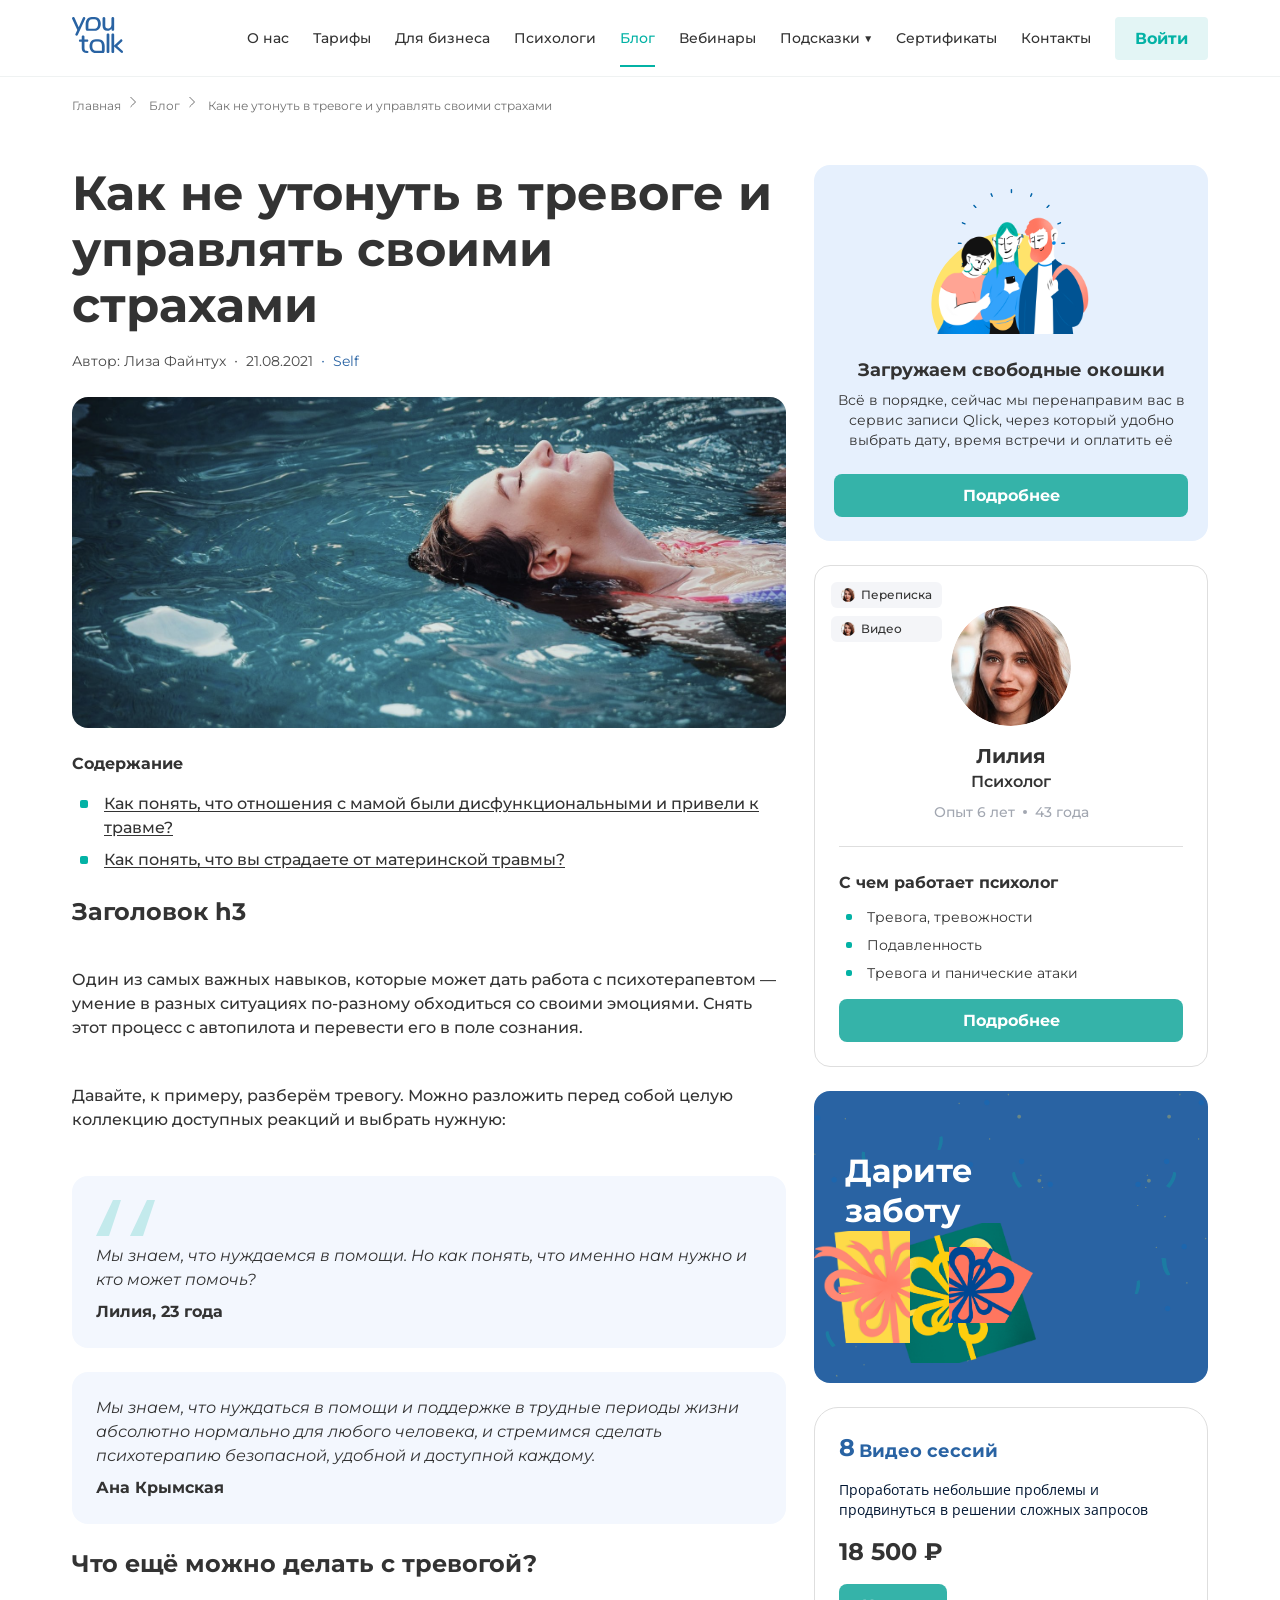
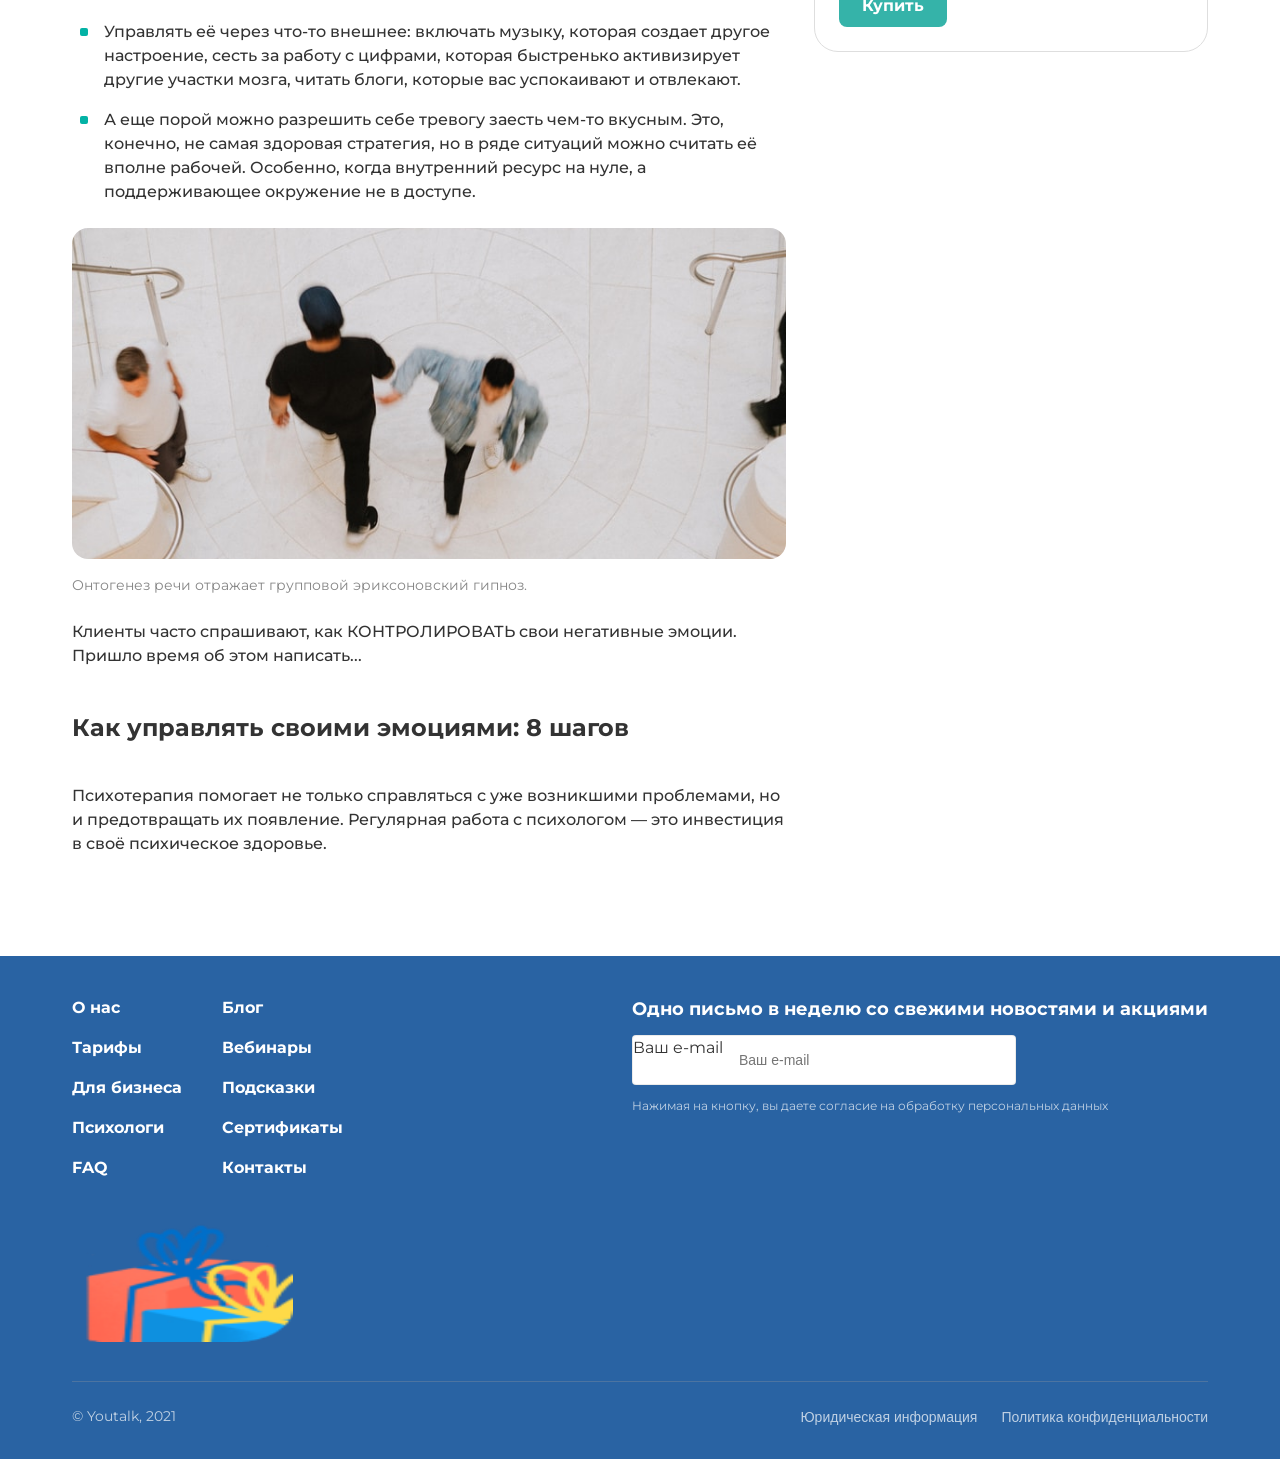
<file: article.html>
<!DOCTYPE html>
<html lang="ru">
<head>
    <meta charset="UTF-8">
    <meta name="viewport" content="width=device-width, initial-scale=1.0">
    <meta name="description" content="Как не утонуть в тревоге и управлять своими страхами">
    <title>Как не утонуть в тревоге — Youtalk Блог</title>
    <link rel="stylesheet" href="css/style.css">
    <link href="https://fonts.googleapis.com/css2?family=Montserrat:wght@400;500;600;700&family=Open+Sans:wght@400&display=swap" rel="stylesheet">
</head>
<body>

<!-- ==================== HEADER ==================== -->
<header class="site-header">
    <div class="site-header__inner">
        <a href="index.html" class="site-header__logo" aria-label="Youtalk - главная страница">
            <img class="site-header__logo-img" alt="YouTalk" src="figmaAssets/frame-3.svg" width="51" height="36">
        </a>

        <button class="site-header__mobile-menu-btn" id="burgerBtn" aria-label="Открыть меню">
            <span class="site-header__mobile-menu-icon">
                <span class="site-header__mobile-menu-line"></span>
                <span class="site-header__mobile-menu-line"></span>
                <span class="site-header__mobile-menu-line"></span>
            </span>
        </button>

        <nav class="site-header__nav" id="navMenu">
            <ul class="site-header__nav-list">
                <li><a href="#" class="site-header__nav-link">О нас</a></li>
                <li><a href="#" class="site-header__nav-link">Тарифы</a></li>
                <li><a href="#" class="site-header__nav-link">Для бизнеса</a></li>
                <li><a href="#" class="site-header__nav-link">Психологи</a></li>
                <li><a href="index.html" class="site-header__nav-link site-header__nav-link--active">Блог</a></li>
                <li><a href="#" class="site-header__nav-link">Вебинары</a></li>
                <li><a href="#" class="site-header__nav-link">Подсказки <span>▼</span></a></li>
                <li><a href="#" class="site-header__nav-link">Сертификаты</a></li>
                <li><a href="#" class="site-header__nav-link">Контакты</a></li>
            </ul>
            <button class="site-header__cta">Войти</button>
        </nav>
    </div>
</header>

<main>
    <div class="page__container">
        <!-- Breadcrumbs -->
        <nav class="breadcrumb" aria-label="Хлебные крошки">
            <ul class="breadcrumb__list">
                <li class="breadcrumb__item">
                    <a href="index.html" class="breadcrumb__link">Главная</a>
                    <span class="breadcrumb__separator" aria-hidden="true">
                        <img class="breadcrumb__separator-icon" alt="" src="figmaAssets/arrow.svg" width="16" height="16">
                    </span>
                </li>
                <li class="breadcrumb__item">
                    <a href="index.html" class="breadcrumb__link">Блог</a>
                    <span class="breadcrumb__separator" aria-hidden="true">
                        <img class="breadcrumb__separator-icon" alt="" src="figmaAssets/arrow.svg" width="16" height="16">
                    </span>
                </li>
                <li class="breadcrumb__item">
                    <span class="breadcrumb__current" aria-current="page">Как не утонуть в тревоге и управлять своими страхами</span>
                </li>
            </ul>
        </nav>

        <!-- Two-column layout -->
        <div class="page__content">
            <!-- Main article column -->
            <article class="article">
                <header class="article__header">
                    <h1 class="article__title">Как не утонуть в тревоге и управлять своими страхами</h1>
                    <div class="article__meta">
                        <span class="article__meta-item">Автор: Лиза Файнтух</span>
                        <span class="article__meta-dot" aria-hidden="true">·</span>
                        <time class="article__meta-item" datetime="2021-08-21">21.08.2021</time>
                        <span class="article__meta-dot article__meta-dot--blue" aria-hidden="true">·</span>
                        <a href="#" class="article__meta-tag">Self</a>
                    </div>
                </header>

                <!-- Cover image -->
                <img class="article__cover" alt="Девушка лежит на воде — иллюстрация к статье о тревоге" src="figmaAssets/image-4.png" width="714" height="331">

                <!-- Table of Contents -->
                <div class="toc">
                    <h2 class="toc__title">Содержание</h2>
                    <ul class="toc__list">
                        <li class="toc__item">
                            <button class="toc__link">
                                <span class="toc__dot-wrapper"><span class="toc__dot"></span></span>
                                <span class="toc__link-text">Как понять, что отношения с мамой были дисфункциональными и привели к травме?</span>
                            </button>
                        </li>
                        <li class="toc__item">
                            <button class="toc__link">
                                <span class="toc__dot-wrapper"><span class="toc__dot"></span></span>
                                <span class="toc__link-text">Как понять, что вы страдаете от материнской травмы?</span>
                            </button>
                        </li>
                    </ul>
                </div>

                <!-- Article content -->
                <div class="article-body">
                    <h3 class="article-body__subsection-title">Заголовок h3</h3>
                    <p class="article-body__text">Один из самых важных навыков, которые может дать работа с психотерапевтом — умение в разных ситуациях по-разному обходиться со своими эмоциями. Снять этот процесс с автопилота и перевести его в поле сознания.</p>
                    <p class="article-body__text">Давайте, к примеру, разберём тревогу. Можно разложить перед собой целую коллекцию доступных реакций и выбрать нужную:</p>
                </div>

                <!-- Quote card -->
                <div class="quote-card">
                    <div class="quote-card__blockquote">
                        <svg class="quote-card__mark" width="59" height="36" viewBox="0 0 59 36" fill="none">
                            <path d="M0 36L17 0H25L13 36H0ZM34 36L51 0H59L47 36H34Z" fill="#03b2a5" opacity="0.2"/>
                        </svg>
                        <p class="quote-card__text">Мы знаем, что нуждаемся в помощи. Но как понять, что именно нам нужно и кто может помочь?</p>
                        <div class="quote-card__footer">
                            <span class="quote-card__author">Лилия, 23 года</span>
                        </div>
                    </div>
                </div>

                <!-- Second quote -->
                <div class="quote-card quote-card--blue">
                    <div class="quote-card__blockquote">
                        <p class="quote-card__text">Мы знаем, что нуждаться в помощи и поддержке в трудные периоды жизни абсолютно нормально для любого человека, и стремимся сделать психотерапию безопасной, удобной и доступной каждому.</p>
                        <div class="quote-card__footer">
                            <span class="quote-card__author">Ана Крымская</span>
                        </div>
                    </div>
                </div>

                <!-- What else can help -->
                <div class="article-body">
                    <h3 class="article-body__subsection-title">Что ещё можно делать с тревогой?</h3>
                    <ul class="article-body__bullet-list">
                        <li class="article-body__bullet-item">
                            <span class="article-body__bullet-dot-wrapper"><span class="article-body__bullet-dot"></span></span>
                            <span class="article-body__bullet-text">Управлять её через что-то внешнее: включать музыку, которая создает другое настроение, сесть за работу с цифрами, которая быстренько активизирует другие участки мозга, читать блоги, которые вас успокаивают и отвлекают.</span>
                        </li>
                        <li class="article-body__bullet-item">
                            <span class="article-body__bullet-dot-wrapper"><span class="article-body__bullet-dot"></span></span>
                            <span class="article-body__bullet-text">А еще порой можно разрешить себе тревогу заесть чем-то вкусным. Это, конечно, не самая здоровая стратегия, но в ряде ситуаций можно считать её вполне рабочей. Особенно, когда внутренний ресурс на нуле, а поддерживающее окружение не в доступе.</span>
                        </li>
                    </ul>
                </div>

                <!-- Figure with image -->
                <figure class="article__figure">
                    <img class="article__figure-img" alt="Природа — иллюстрация к статье" src="figmaAssets/rectangle-4.png" width="714" height="331">
                    <figcaption class="article__figure-caption">Онтогенез речи отражает групповой эриксоновский гипноз.</figcaption>
                </figure>

                <!-- Continue article body -->
                <div class="article-body">
                    <p class="article-body__text">Клиенты часто спрашивают, как КОНТРОЛИРОВАТЬ свои негативные эмоции. Пришло время об этом написать...</p>
                    
                    <h3 class="article-body__subsection-title">Как управлять своими эмоциями: 8 шагов</h3>
                    <p class="article-body__text">Психотерапия помогает не только справляться с уже возникшими проблемами, но и предотвращать их появление. Регулярная работа с психологом — это инвестиция в своё психическое здоровье.</p>
                </div>
            </article>

            <!-- Sidebar (right column) -->
            <aside class="sidebar" aria-label="Дополнительная информация">
                <!-- Promo card -->
                <section class="promo-card" aria-labelledby="promo-card-title">
                    <img class="promo-card__image" alt="" src="figmaAssets/frame-2.svg" aria-hidden="true" width="181" height="145">
                    <div class="promo-card__content">
                        <h2 id="promo-card-title" class="promo-card__title">Загружаем свободные окошки</h2>
                        <p class="promo-card__text">Всё в порядке, сейчас мы перенаправим вас в сервис записи Qlick, через который удобно выбрать дату, время встречи и оплатить её</p>
                    </div>
                    <button type="button" class="promo-card__btn" data-testid="button-promo-details">Подробнее</button>
                </section>

                <!-- Psychologist card -->
                <section class="psychologist-card" aria-labelledby="psychologist-name">
                    <div class="psychologist-card__badges" aria-label="Форматы сессий">
                        <span class="psychologist-card__badge">
                            <img class="psychologist-card__badge-icon" alt="" src="figmaAssets/frame-1.svg" aria-hidden="true" width="14" height="14">
                            Переписка
                        </span>
                        <span class="psychologist-card__badge">
                            <img class="psychologist-card__badge-icon" alt="" src="figmaAssets/frame-1.svg" aria-hidden="true" width="14" height="14">
                            Видео
                        </span>
                    </div>
                    <div class="psychologist-card__body">
                        <img class="psychologist-card__photo" alt="Фотография психолога Лилии" src="figmaAssets/frame-1.svg" width="120" height="120">
                        <div class="psychologist-card__info">
                            <div class="psychologist-card__identity">
                                <div class="psychologist-card__name-group">
                                    <h2 id="psychologist-name" class="psychologist-card__name">Лилия</h2>
                                    <p class="psychologist-card__role">Психолог</p>
                                </div>
                                <div class="psychologist-card__meta">
                                    <span class="psychologist-card__meta-item">Опыт 6 лет</span>
                                    <span class="psychologist-card__meta-sep" aria-hidden="true"></span>
                                    <span class="psychologist-card__meta-item">43 года</span>
                                </div>
                            </div>

                            <hr class="psychologist-card__divider" aria-hidden="true">

                            <div>
                                <h3 class="psychologist-card__topics-title">С чем работает психолог</h3>
                                <ul class="psychologist-card__topics" role="list" aria-label="Направления работы психолога">
                                    <li class="psychologist-card__topic">
                                        <span class="psychologist-card__topic-dot-wrapper" aria-hidden="true"><span class="psychologist-card__topic-dot"></span></span>
                                        <p class="psychologist-card__topic-text">Тревога, тревожности</p>
                                    </li>
                                    <li class="psychologist-card__topic">
                                        <span class="psychologist-card__topic-dot-wrapper" aria-hidden="true"><span class="psychologist-card__topic-dot"></span></span>
                                        <p class="psychologist-card__topic-text">Подавленность</p>
                                    </li>
                                    <li class="psychologist-card__topic">
                                        <span class="psychologist-card__topic-dot-wrapper" aria-hidden="true"><span class="psychologist-card__topic-dot"></span></span>
                                        <p class="psychologist-card__topic-text">Тревога и панические атаки</p>
                                    </li>
                                </ul>
                            </div>

                            <button type="button" class="psychologist-card__btn" data-testid="button-psychologist-details">Подробнее</button>
                        </div>
                    </div>
                </section>

                <!-- Gift banner -->
                <section class="gift-banner" aria-label="Подарить заботу">
                    <img class="gift-banner__bg" alt="" src="figmaAssets/image.png" aria-hidden="true">
                    <h2 class="gift-banner__title">Дарите заботу</h2>
                    <div class="gift-banner__images" aria-hidden="true">
                        <img class="gift-banner__img gift-banner__img--1" alt="" src="figmaAssets/image-1.png" width="158" height="140">
                        <img class="gift-banner__img gift-banner__img--2" alt="" src="figmaAssets/image-2.png" width="87" height="76">
                        <img class="gift-banner__img gift-banner__img--3" alt="" src="figmaAssets/image-3.png" width="96" height="112">
                    </div>
                </section>

                <!-- Package card -->
                <section class="package-card" aria-labelledby="package-title">
                    <div class="package-card__header">
                        <span class="package-card__count">8</span>
                        <span class="package-card__label">Видео сессий</span>
                    </div>
                    <p class="package-card__description">Проработать небольшие проблемы и продвинуться в решении сложных запросов</p>
                    <span class="package-card__price">18 500 ₽</span>
                    <button type="button" class="package-card__btn" data-testid="button-package-buy" aria-label="Купить пакет из 8 видео сессий за 18 500 рублей">Купить</button>
                </section>
            </aside>
        </div>
    </div>
</main>

<!-- ==================== FOOTER ==================== -->
<footer class="site-footer">
    <div class="site-footer__inner">
        <div class="site-footer__top">
            <div class="site-footer__nav">
                <div class="site-footer__nav-columns">
                    <ul class="site-footer__nav-list">
                        <li><button class="site-footer__nav-btn">О нас</button></li>
                        <li><button class="site-footer__nav-btn">Тарифы</button></li>
                        <li><button class="site-footer__nav-btn">Для бизнеса</button></li>
                        <li><button class="site-footer__nav-btn">Психологи</button></li>
                        <li><button class="site-footer__nav-btn">FAQ</button></li>
                    </ul>
                    <ul class="site-footer__nav-list">
                        <li><button class="site-footer__nav-btn">Блог</button></li>
                        <li><button class="site-footer__nav-btn">Вебинары</button></li>
                        <li><button class="site-footer__nav-btn">Подсказки</button></li>
                        <li><button class="site-footer__nav-btn">Сертификаты</button></li>
                        <li><button class="site-footer__nav-btn">Контакты</button></li>
                    </ul>
                </div>
            </div>

            <div class="site-footer__newsletter">
                <h3 class="site-footer__newsletter-title">Одно письмо в неделю со свежими новостями и акциями</h3>
                <form class="site-footer__newsletter-form" id="subscribeForm">
                    <label class="site-footer__newsletter-label" for="emailInput">Ваш e-mail</label>
                    <input type="email" id="emailInput" class="site-footer__newsletter-input" placeholder="Ваш e-mail" required>
                    <button type="submit" class="site-footer__newsletter-submit" aria-label="Подписаться">
                        <svg width="24" height="24" viewBox="0 0 24 24" fill="none">
                            <path d="M5 12h14M12 5l7 7-7 7" stroke="#fff" stroke-width="2" stroke-linecap="round"/>
                        </svg>
                    </button>
                </form>
                <p class="site-footer__newsletter-privacy">Нажимая на кнопку, вы даете согласие на обработку персональных данных</p>
            </div>

            <div class="site-footer__branding">
                <img class="site-footer__branding-img" src="figmaAssets/mask-group.png" alt="Youtalk" width="221" height="122">
            </div>
        </div>

        <div class="site-footer__divider"></div>

        <div class="site-footer__bottom">
            <div class="site-footer__copyright">© Youtalk, 2021</div>
            <div class="site-footer__legal">
                <button class="site-footer__legal-btn">Юридическая информация</button>
                <button class="site-footer__legal-btn">Политика конфиденциальности</button>
            </div>
        </div>
    </div>
</footer>

<script src="js/main.js"></script>
</body>
</html>
</file>
<file: css/style.css>
@import url("https://fonts.googleapis.com/css2?family=Montserrat:ital,wght@0,400;0,500;0,600;0,700;1,400&family=Open+Sans:wght@400&display=swap");

:root {
  --bg-white: #ffffff;
  --blueb-80: #f3f7fe;
  --blueb-95: #e6f0fd;
  --main-03b2a5: #03b2a5;
  --main-2963a3: #2963a3;
  --main-button: #03b2a5;
  --neutralsn-66: #a2a7b1;
  --primary-400: #35b3a9;
  --text-primary: #333333;
  --text-secondary: #9d9d9d;
  --text-grey: #9d9d9d;
  --primeryb-10: #011632;
}

* {
  margin: 0;
  padding: 0;
  box-sizing: border-box;
}

body {
  font-family: 'Montserrat', Helvetica, sans-serif;
  background-color: var(--bg-white);
  color: var(--text-primary);
  line-height: 1.5;
}

.page__container {
  max-width: 1200px;
  margin: 0 auto;
  padding: 0 32px;
}

.site-header {
  width: 100%;
  background-color: var(--bg-white);
  border-bottom: 1px solid #eff2f2;
  position: sticky;
  top: 0;
  z-index: 100;
}

.site-header__inner {
  display: flex;
  align-items: center;
  justify-content: space-between;
  gap: 24px;
  min-height: 76px;
  padding: 0 32px;
  max-width: 1200px;
  margin: 0 auto;
}

.site-header__logo {
  flex-shrink: 0;
  text-decoration: none;
  cursor: pointer;
}

.site-header__logo-img {
  height: 36px;
  width: 51px;
}

.site-header__nav {
  flex: 1;
  display: flex;
  align-items: center;
  justify-content: flex-end;
  gap: 24px;
}

.site-header__nav-list {
  display: flex;
  align-items: center;
  gap: 24px;
  list-style: none;
  margin: 0;
}

.site-header__nav-link {
  font-family: 'Montserrat', sans-serif;
  font-size: 14px;
  font-weight: 500;
  color: var(--text-primary);
  text-decoration: none;
  transition: color 0.2s ease;
  cursor: pointer;
}

.site-header__nav-link:hover {
  color: var(--main-03b2a5);
}

.site-header__nav-link--active {
  color: var(--main-03b2a5);
  position: relative;
}

.site-header__nav-link--active::after {
  content: '';
  position: absolute;
  bottom: -20px;
  left: 0;
  width: 100%;
  height: 2px;
  background-color: var(--main-03b2a5);
}

.site-header__cta {
  background-color: #e3f5f5;
  color: var(--main-03b2a5);
  font-family: 'Montserrat', sans-serif;
  font-size: 16px;
  font-weight: 700;
  border: none;
  border-radius: 4px;
  padding: 12px 20px;
  cursor: pointer;
  transition: background-color 0.2s ease;
}

.site-header__cta:hover {
  background-color: #d7f0f0;
}

.site-header__mobile-menu-btn {
  display: none;
  background: none;
  border: none;
  cursor: pointer;
  padding: 8px;
}

.site-header__mobile-menu-icon {
  width: 24px;
  height: 24px;
  display: flex;
  flex-direction: column;
  justify-content: space-between;
}

.site-header__mobile-menu-line {
  height: 2px;
  width: 100%;
  background-color: var(--text-primary);
  border-radius: 1px;
}

.breadcrumb__list {
  display: flex;
  flex-wrap: wrap;
  align-items: center;
  list-style: none;
  padding: 16px 0;
  gap: 8px;
}

.breadcrumb__link {
  font-size: 12px;
  color: rgba(51, 51, 51, 0.7);
  text-decoration: none;
}

.breadcrumb__link:hover {
  color: var(--main-03b2a5);
}

.breadcrumb__current {
  font-size: 12px;
  color: rgba(51, 51, 51, 0.7);
}

.page-title {
  font-size: 48px;
  font-weight: 700;
  line-height: 56px;
  color: var(--text-primary);
  margin-bottom: 32px;
}

.tags__list {
  display: flex;
  flex-wrap: wrap;
  gap: 12px;
  margin-bottom: 48px;
}

.tags__btn {
  background-color: #f5f5f5;
  padding: 8px 20px;
  border-radius: 30px;
  font-size: 14px;
  font-weight: 500;
  color: var(--text-primary);
  border: 1px solid transparent;
  cursor: pointer;
  transition: all 0.2s ease;
}

.tags__btn:hover {
  background-color: #e8f0ee;
  border-color: var(--main-03b2a5);
}

.tags__btn--active {
  background-color: var(--main-03b2a5);
  color: white;
}

.articles__grid {
  display: grid;
  grid-template-columns: repeat(3, 1fr);
  gap: 32px;
  margin-bottom: 60px;
}

.card {
  background: white;
  border-radius: 16px;
  overflow: hidden;
  transition: transform 0.2s ease, box-shadow 0.2s ease;
  border: 1px solid #e5e5e5;
}

.card:hover {
  transform: translateY(-4px);
  box-shadow: 0 12px 24px rgba(0, 0, 0, 0.1);
  cursor: pointer;
}

.card__link {
  text-decoration: none;
  color: inherit;
  display: block;
}

.card__image-wrapper {
  overflow: hidden;
}

.card__image {
  width: 100%;
  height: 240px;
  object-fit: cover;
  transition: transform 0.3s ease;
}

.card:hover .card__image {
  transform: scale(1.05);
}

.card__content {
  padding: 20px;
}

.card__tag {
  display: inline-block;
  background-color: #f5f5f5;
  padding: 4px 12px;
  border-radius: 20px;
  font-size: 12px;
  font-weight: 600;
  color: var(--main-03b2a5);
  margin-bottom: 12px;
}

.card__title {
  font-size: 18px;
  font-weight: 700;
  margin-bottom: 12px;
  line-height: 1.3;
}

.card__author {
  font-size: 14px;
  color: #6c6e73;
  margin-bottom: 12px;
}

.card__description {
  font-size: 14px;
  color: #6c6e73;
  line-height: 1.5;
  margin-bottom: 16px;
  display: -webkit-box;
  -webkit-line-clamp: 3;
  -webkit-box-orient: vertical;
  overflow: hidden;
}

.card__date {
  font-size: 12px;
  color: #9a9ba0;
}

.load-more {
  text-align: center;
  margin-bottom: 60px;
}

.btn-load-more {
  background-color: var(--primary-400);
  color: #fff;
  font-family: 'Montserrat', sans-serif;
  font-size: 16px;
  font-weight: 700;
  border: none;
  border-radius: 8px;
  padding: 12px 40px;
  cursor: pointer;
  transition: background-color 0.2s ease;
}

.btn-load-more:hover {
  background-color: #2da89a;
}

.article__title {
  font-size: 48px;
  font-weight: 700;
  line-height: 56px;
  color: var(--text-primary);
}

.article__meta {
  display: flex;
  flex-wrap: wrap;
  align-items: center;
  gap: 8px;
  margin-top: 16px;
  margin-bottom: 24px;
}

.article__meta-item {
  font-family: 'Montserrat', sans-serif;
  font-size: 14px;
  font-weight: 400;
  line-height: 20px;
  color: #494949;
}

.article__meta-dot {
  color: #494949;
}

.article__meta-dot--blue {
  color: #2963a3;
}

.article__meta-tag {
  font-family: 'Montserrat', sans-serif;
  font-size: 14px;
  font-weight: 400;
  line-height: 20px;
  color: #2963a3;
  text-decoration: none;
  cursor: pointer;
}

.article__meta-tag:hover {
  text-decoration: underline;
}

.article__cover {
  width: 100%;
  height: 331px;
  object-fit: cover;
  display: block;
  margin-top: 24px;
  border-radius: 16px;
}

.toc {
  width: 100%;
  display: flex;
  flex-direction: column;
  gap: 16px;
  margin-top: 24px;
}

.toc__title {
  font-family: 'Montserrat', sans-serif;
  font-size: 16px;
  font-weight: 700;
  line-height: 24px;
  color: var(--text-primary);
}

.toc__list {
  list-style: none;
  display: flex;
  flex-direction: column;
  gap: 8px;
}

.toc__item {
  width: 100%;
}

.toc__link {
  display: flex;
  align-items: flex-start;
  gap: 8px;
  background: none;
  border: none;
  cursor: pointer;
  text-align: left;
  width: 100%;
}

.toc__dot-wrapper {
  display: flex;
  align-items: center;
  justify-content: center;
  width: 24px;
  height: 24px;
  flex-shrink: 0;
}

.toc__dot {
  width: 8px;
  height: 8px;
  border-radius: 2px;
  background-color: var(--main-button);
  display: inline-block;
}

.toc__link-text {
  font-family: 'Montserrat', sans-serif;
  font-size: 16px;
  font-weight: 500;
  line-height: 24px;
  color: #333333;
  text-decoration: underline;
  text-underline-offset: 2px;
  transition: color 0.2s ease;
  flex: 1;
}

.toc__link:hover .toc__link-text {
  color: var(--main-03b2a5);
}

.page__content {
  display: grid;
  grid-template-columns: 714px 1fr;
  gap: 28px;
  align-items: start;
  margin-top: 32px;
  padding-bottom: 40px;
}

.article {
  flex: 2;
  min-width: 0;
}

.article-body {
  width: 100%;
  display: flex;
  flex-direction: column;
  gap: 24px;
  margin-top: 24px;
}

.article-body__subsection-title {
  font-family: 'Montserrat', sans-serif;
  font-size: 24px;
  font-weight: 700;
  line-height: 32px;
  color: var(--text-primary);
  margin-bottom: 16px;
}

.article-body__text {
  font-family: 'Montserrat', sans-serif;
  font-size: 16px;
  font-weight: 500;
  line-height: 24px;
  color: var(--text-primary);
  margin-bottom: 20px;
}

.article-body__bullet-list {
  list-style: none;
  padding: 0;
  margin: 0;
  display: flex;
  flex-direction: column;
  gap: 16px;
}

.article-body__bullet-item {
  display: flex;
  align-items: flex-start;
  gap: 8px;
}

.article-body__bullet-dot-wrapper {
  display: flex;
  align-items: center;
  justify-content: center;
  width: 24px;
  height: 24px;
  flex-shrink: 0;
}

.article-body__bullet-dot {
  width: 8px;
  height: 8px;
  border-radius: 2px;
  background-color: var(--main-button);
}

.article-body__bullet-text {
  flex: 1;
  font-family: 'Montserrat', sans-serif;
  font-size: 16px;
  font-weight: 500;
  line-height: 24px;
  color: var(--text-primary);
}

.quote-card {
  width: 100%;
  background-color: var(--blueb-80);
  border-radius: 16px;
  padding: 24px;
  margin: 24px 0;
}

.quote-card__blockquote {
  position: relative;
  width: 100%;
}

.quote-card__mark {
  height: 36px;
  width: 59px;
  margin-bottom: 8px;
  display: block;
}

.quote-card__text {
  font-family: 'Montserrat', sans-serif;
  font-size: 16px;
  font-weight: 400;
  font-style: italic;
  line-height: 24px;
  color: var(--text-primary);
}

.quote-card__footer {
  margin-top: 8px;
}

.quote-card__author {
  font-family: 'Montserrat', sans-serif;
  font-size: 16px;
  font-weight: 700;
  font-style: normal;
  line-height: 24px;
  color: var(--text-primary);
}

.article__figure {
  display: flex;
  flex-direction: column;
  gap: 16px;
  margin: 24px 0;
}

.article__figure-img {
  width: 100%;
  height: 331px;
  object-fit: cover;
  border-radius: 16px;
}

.article__figure-caption {
  font-family: 'Montserrat', sans-serif;
  font-size: 14px;
  font-weight: 400;
  color: #868686;
}

.sidebar {
  display: flex;
  flex-direction: column;
  gap: 24px;
}

.promo-card {
  background-color: var(--blueb-95);
  border-radius: 16px;
  padding: 24px 20px;
  display: flex;
  flex-direction: column;
  align-items: center;
}

.promo-card__image {
  width: 181px;
  height: 145px;
  object-fit: cover;
  border-radius: 12px;
}

.promo-card__content {
  display: flex;
  flex-direction: column;
  align-items: center;
  gap: 8px;
  margin-top: 24px;
  text-align: center;
}

.promo-card__title {
  font-family: 'Montserrat', sans-serif;
  font-size: 18px;
  font-weight: 700;
  line-height: 24px;
  color: var(--text-primary);
}

.promo-card__text {
  font-family: 'Montserrat', sans-serif;
  font-size: 14px;
  font-weight: 400;
  line-height: 20px;
  color: var(--text-primary);
}

.promo-card__btn {
  width: 100%;
  background-color: var(--primary-400);
  color: #fff;
  font-family: 'Montserrat', sans-serif;
  font-size: 16px;
  font-weight: 700;
  border: none;
  border-radius: 8px;
  padding: 12px 16px;
  margin-top: 24px;
  cursor: pointer;
  transition: background-color 0.2s ease;
}

.promo-card__btn:hover {
  background-color: #2da89a;
}

.psychologist-card {
  border-radius: 16px;
  border: 1px solid #dedede;
  background-color: #fff;
  overflow: hidden;
  position: relative;
}

.psychologist-card__badges {
  position: absolute;
  top: 16px;
  left: 16px;
  z-index: 10;
  display: flex;
  flex-direction: column;
  gap: 8px;
}

.psychologist-card__badge {
  display: inline-flex;
  align-items: center;
  gap: 6px;
  background-color: rgba(243, 244, 248, 0.9);
  border-radius: 6px;
  padding: 4px 10px;
  font-family: 'Montserrat', sans-serif;
  font-size: 12px;
  font-weight: 500;
  color: var(--text-primary);
}

.psychologist-card__badge-icon {
  width: 14px;
  height: 14px;
}

.psychologist-card__body {
  display: flex;
  flex-direction: column;
  align-items: center;
  gap: 16px;
  padding: 40px 24px 24px;
}

.psychologist-card__photo {
  width: 120px;
  height: 120px;
  border-radius: 50%;
  object-fit: cover;
}

.psychologist-card__info {
  width: 100%;
  display: flex;
  flex-direction: column;
  gap: 16px;
}

.psychologist-card__identity {
  display: flex;
  flex-direction: column;
  align-items: center;
  gap: 8px;
}

.psychologist-card__name-group {
  text-align: center;
}

.psychologist-card__name {
  font-family: 'Montserrat', sans-serif;
  font-size: 20px;
  font-weight: 700;
  line-height: 28px;
  color: var(--text-primary);
}

.psychologist-card__role {
  font-family: 'Montserrat', sans-serif;
  font-size: 16px;
  font-weight: 600;
  line-height: 24px;
  color: var(--text-primary);
}

.psychologist-card__meta {
  display: flex;
  align-items: center;
  justify-content: center;
  gap: 8px;
}

.psychologist-card__meta-item {
  font-family: 'Montserrat', sans-serif;
  font-size: 14px;
  font-weight: 500;
  line-height: 20px;
  color: var(--neutralsn-66);
}

.psychologist-card__meta-sep {
  width: 4px;
  height: 4px;
  border-radius: 2px;
  background-color: var(--neutralsn-66);
}

.psychologist-card__divider {
  width: 100%;
  height: 1px;
  background-color: #dedede;
  border: none;
  margin: 8px 0;
}

.psychologist-card__topics-title {
  font-family: 'Montserrat', sans-serif;
  font-size: 16px;
  font-weight: 700;
  line-height: 24px;
  color: var(--text-primary);
  margin-bottom: 12px;
}

.psychologist-card__topics {
  list-style: none;
  padding: 0;
  margin: 0;
  display: flex;
  flex-direction: column;
  gap: 8px;
}

.psychologist-card__topic {
  display: flex;
  align-items: flex-start;
  gap: 8px;
}

.psychologist-card__topic-dot-wrapper {
  display: flex;
  align-items: center;
  justify-content: center;
  width: 20px;
  height: 20px;
  flex-shrink: 0;
}

.psychologist-card__topic-dot {
  width: 6px;
  height: 6px;
  border-radius: 2px;
  background-color: var(--main-button);
}

.psychologist-card__topic-text {
  font-family: 'Montserrat', sans-serif;
  font-size: 14px;
  font-weight: 400;
  line-height: 20px;
  color: var(--text-primary);
  flex: 1;
}

.psychologist-card__btn {
  width: 100%;
  background-color: var(--primary-400);
  color: #fff;
  font-family: 'Montserrat', sans-serif;
  font-size: 16px;
  font-weight: 700;
  border: none;
  border-radius: 8px;
  padding: 12px 16px;
  cursor: pointer;
  transition: background-color 0.2s ease;
}

.psychologist-card__btn:hover {
  background-color: #2da89a;
}

.gift-banner {
  position: relative;
  height: 292px;
  border-radius: 16px;
  overflow: hidden;
  background-color: #2963a3;
}

.gift-banner__bg {
  position: absolute;
  top: 0;
  left: 0;
  width: 100%;
  height: 100%;
  object-fit: cover;
  opacity: 0.3;
}

.gift-banner__title {
  position: absolute;
  top: 60px;
  left: 31px;
  width: 161px;
  font-family: 'Montserrat', sans-serif;
  font-size: 32px;
  font-weight: 700;
  line-height: 40px;
  color: #fff;
  z-index: 2;
}

.gift-banner__images {
  position: absolute;
  bottom: 0;
  left: 0;
  right: 0;
  height: 180px;
  z-index: 1;
}

.gift-banner__img {
  position: absolute;
  object-fit: cover;
}

.gift-banner__img--1 {
  left: 64px;
  bottom: 20px;
  width: 158px;
  height: 140px;
}

.gift-banner__img--2 {
  left: 135px;
  bottom: 60px;
  width: 87px;
  height: 76px;
}

.gift-banner__img--3 {
  left: 0;
  bottom: 40px;
  width: 96px;
  height: 112px;
}

.package-card {
  border-radius: 24px;
  border: 1px solid #dedede;
  background-color: #fff;
  overflow: hidden;
  padding: 24px;
}

.package-card__header {
  display: inline-flex;
  align-items: flex-end;
  gap: 4px;
}

.package-card__count {
  font-family: 'Montserrat', sans-serif;
  font-size: 24px;
  font-weight: 700;
  line-height: 32px;
  color: #2963a3;
}

.package-card__label {
  font-family: 'Montserrat', sans-serif;
  font-size: 18px;
  font-weight: 700;
  line-height: 26px;
  color: #2963a3;
}

.package-card__description {
  font-family: 'Open Sans', sans-serif;
  font-size: 14px;
  font-weight: 400;
  line-height: 20px;
  color: var(--primeryb-10);
  margin-top: 16px;
}

.package-card__price {
  font-family: 'Montserrat', sans-serif;
  font-size: 24px;
  font-weight: 700;
  line-height: 32px;
  color: #333333;
  margin-top: 16px;
  display: block;
}

.package-card__btn {
  background-color: var(--primary-400);
  color: #fff;
  font-family: 'Montserrat', sans-serif;
  font-size: 16px;
  font-weight: 700;
  border: none;
  border-radius: 8px;
  padding: 12px 16px;
  width: 108px;
  margin-top: 16px;
  cursor: pointer;
  transition: background-color 0.2s ease;
}

.package-card__btn:hover {
  background-color: #2da89a;
}

.site-footer {
  width: 100%;
  background-color: #2963a3;
  margin-top: 40px;
}

.site-footer__inner {
  max-width: 1200px;
  margin: 0 auto;
  padding: 40px 32px 32px;
}

.site-footer__top {
  display: flex;
  flex-wrap: wrap;
  justify-content: space-between;
  gap: 40px;
}

.site-footer__nav-columns {
  display: grid;
  grid-template-columns: repeat(2, auto);
  gap: 16px 40px;
}

.site-footer__nav-list {
  list-style: none;
  display: flex;
  flex-direction: column;
  gap: 16px;
}

.site-footer__nav-btn {
  background: none;
  border: none;
  padding: 0;
  font-family: 'Montserrat', sans-serif;
  font-size: 16px;
  font-weight: 700;
  color: #fff;
  cursor: pointer;
  text-align: left;
}

.site-footer__nav-btn:hover {
  opacity: 0.8;
}

.site-footer__newsletter-title {
  font-family: 'Montserrat', sans-serif;
  font-size: 18px;
  font-weight: 700;
  color: #fff;
  margin-bottom: 12px;
}

.site-footer__newsletter-form {
  display: flex;
  max-width: 384px;
  border-radius: 4px;
  overflow: hidden;
  border: 1px solid rgba(157, 157, 157, 0.2);
  background-color: #fff;
}

.site-footer__newsletter-input {
  flex: 1;
  height: 48px;
  padding: 0 16px;
  border: none;
  font-size: 14px;
  outline: none;
}

.site-footer__newsletter-submit {
  width: 64px;
  height: 48px;
  background: none;
  border: none;
  cursor: pointer;
  display: flex;
  align-items: center;
  justify-content: center;
}

.site-footer__newsletter-privacy {
  font-size: 12px;
  color: #fff;
  opacity: 0.7;
  margin-top: 12px;
  max-width: 486px;
}

.site-footer__divider {
  width: 100%;
  height: 1px;
  background-color: var(--text-grey);
  opacity: 0.3;
  margin: 32px 0 24px;
}

.site-footer__bottom {
  display: flex;
  flex-wrap: wrap;
  justify-content: space-between;
  align-items: center;
  gap: 16px;
}

.site-footer__copyright {
  font-size: 14px;
  color: #fff;
  opacity: 0.7;
}

.site-footer__legal {
  display: flex;
  gap: 24px;
}

.site-footer__legal-btn {
  background: none;
  border: none;
  padding: 0;
  font-size: 14px;
  color: #fff;
  opacity: 0.7;
  cursor: pointer;
}

@media (max-width: 1024px) {
  .articles__grid {
    grid-template-columns: repeat(2, 1fr);
  }
  
  .page__content {
    grid-template-columns: 1fr;
    gap: 32px;
  }
  
  .sidebar {
    display: grid;
    grid-template-columns: repeat(2, 1fr);
    gap: 24px;
  }
  
  .article__cover {
    height: 260px;
  }
  
  .article__figure-img {
    height: 260px;
  }
}

@media (max-width: 768px) {
  .site-header__nav {
    display: none;
  }
  
  .site-header__mobile-menu-btn {
    display: block;
  }
  
  .site-header__nav--open {
    display: flex;
    position: fixed;
    top: 76px;
    left: 0;
    right: 0;
    background: white;
    flex-direction: column;
    padding: 20px;
    z-index: 100;
    box-shadow: 0 4px 10px rgba(0,0,0,0.1);
  }
  
  .site-header__nav-list {
    flex-direction: column;
    width: 100%;
  }
  
  .page__container {
    padding: 0 16px;
  }
  
  .page-title {
    font-size: 32px;
    line-height: 40px;
  }
  
  .article__title {
    font-size: 32px;
    line-height: 40px;
  }
  
  .articles__grid {
    grid-template-columns: 1fr;
  }
  
  .sidebar {
    display: flex;
    flex-direction: column;
  }
  
  .site-footer__top {
    flex-direction: column;
  }
  
  .site-footer__bottom {
    flex-direction: column;
    text-align: center;
  }
  
  .site-footer__legal {
    justify-content: center;
  }
  
  .article__cover {
    height: 200px;
  }
  
  .article__figure-img {
    height: 200px;
  }
  
  .page__content {
    margin-top: 16px;
  }
}

@media (max-width: 480px) {
  .page-title {
    font-size: 28px;
    line-height: 36px;
  }
  
  .article__title {
    font-size: 28px;
    line-height: 36px;
  }
  
  .tags__btn {
    font-size: 12px;
    padding: 6px 14px;
  }
  
  .card__title {
    font-size: 16px;
  }
  
  .toc__link-text {
    font-size: 14px;
  }
  
  .article-body__text {
    font-size: 14px;
  }
}

button,
a,
.tags__btn,
.card,
.promo-card__btn,
.psychologist-card__btn,
.package-card__btn,
.btn-load-more,
.site-footer__nav-btn,
.site-footer__legal-btn {
  cursor: pointer;
}
</file>
